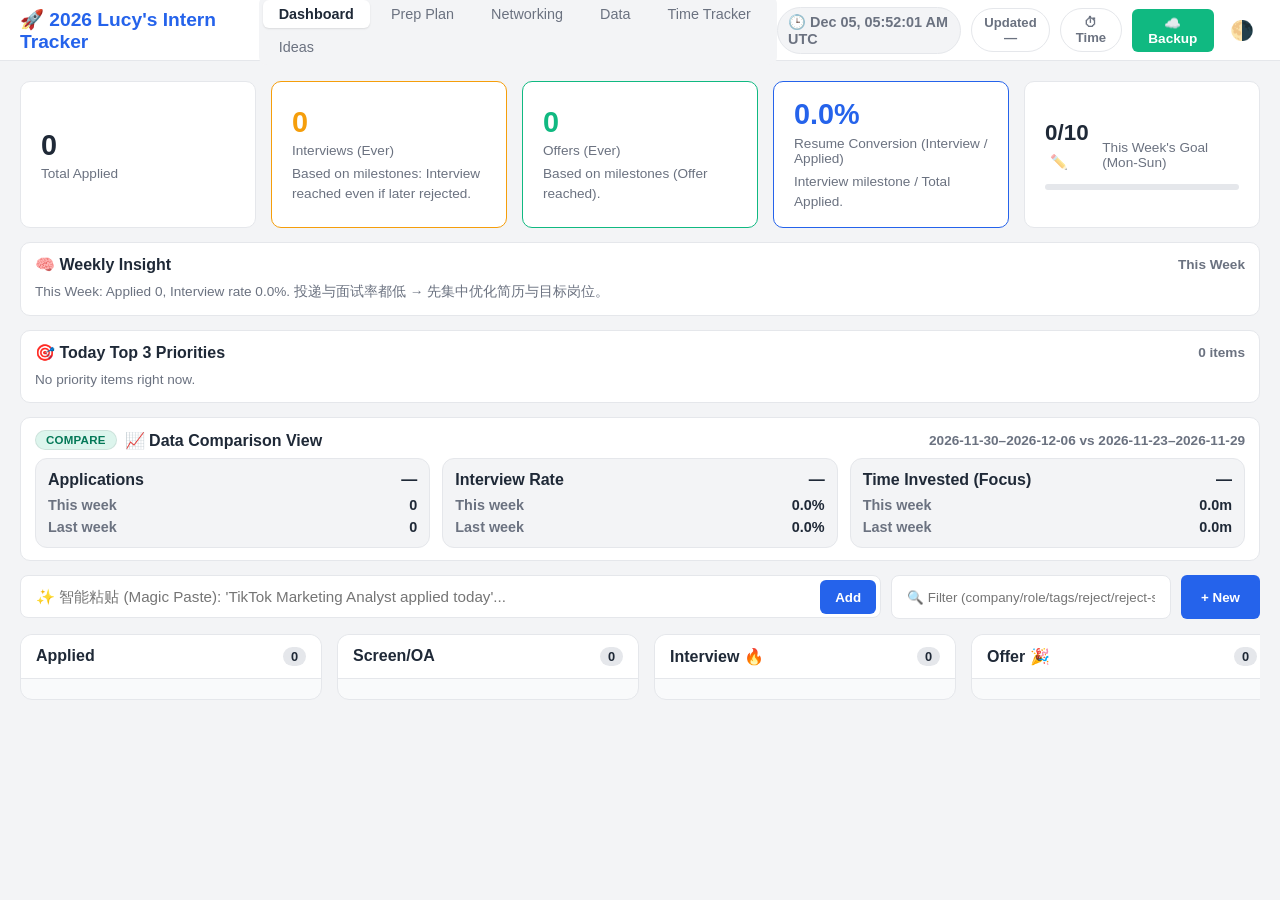
<file: index.html>
<!DOCTYPE html>
<html lang="zh-CN">
<head>
  <meta charset="UTF-8" />
  <meta name="viewport" content="width=device-width, initial-scale=1.0, maximum-scale=1.0, user-scalable=no" />
  <title>2026 Lucy's Intern Tracker (Pro Edition)</title>
  <link rel="stylesheet" href="styles.css" />
</head>
<body>
<header>
  <div class="logo">🚀 2026 Lucy's Intern Tracker</div>
  <div class="nav-center">
    <button class="nav-btn active" onclick="switchView('board', event)">Dashboard</button>
    <button class="nav-btn" onclick="switchView('prep', event)">Prep Plan</button>
    <button class="nav-btn" onclick="switchView('networking', event)">Networking</button>
    <button class="nav-btn" onclick="switchView('settings', event)">Data</button>
    <button class="nav-btn" onclick="switchView('time', event)">Time Tracker</button>
    <button class="nav-btn" onclick="switchView('ideas', event)">Ideas</button>
  </div>

  <div class="header-right">
    <span class="header-clock" id="live-clock">--:--</span>

    <button class="header-pill" id="last-updated-btn" onclick="showLastUpdated()" title="Click for exact timestamp">
      Updated —
    </button>

    <button class="header-pill" onclick="switchView('time', event)" title="Open Time Tracker">
      ⏱ Time
    </button>

    <button class="backup-btn" onclick="exportData()" title="Click to download a backup file">☁️ Backup</button>
    <button class="theme-btn" onclick="toggleTheme()">🌗</button>
  </div>
</header>

<main>
  <div id="view-board" class="view active">
    <div class="stats-row">
      <div class="stat-card">
        <div class="stat-val" id="stat-applied">0</div>
        <div class="stat-label">Total Applied</div>
      </div>

      <div class="stat-card" style="border-color: var(--warning)">
        <div class="stat-val" style="color:var(--warning)" id="stat-interview">0</div>
        <div class="stat-label">Interviews (Ever)</div>
        <div class="small-note">Based on milestones: Interview reached even if later rejected.</div>
      </div>

      <div class="stat-card" style="border-color: var(--success)">
        <div class="stat-val" style="color:var(--success)" id="stat-offer">0</div>
        <div class="stat-label">Offers (Ever)</div>
        <div class="small-note">Based on milestones (Offer reached).</div>
      </div>

      <div class="stat-card" style="border-color: var(--primary)">
        <div class="stat-val" style="color:var(--primary)" id="stat-conv">0%</div>
        <div class="stat-label">Resume Conversion (Interview / Applied)</div>
        <div class="small-note">Interview milestone / Total Applied.</div>
      </div>

      <div class="stat-card">
        <div style="display:flex; justify-content:space-between; align-items:flex-end;">
          <div class="stat-val stat-goal-editable" style="font-size:1.4rem" id="stat-week" title="点击修改周目标 (Click to edit)">0/10 <span class="edit-icon">✏️</span></div>
          <div class="stat-label" style="margin-bottom:4px">This Week's Goal (Mon-Sun)</div>
        </div>
        <div class="stat-bar-bg"><div class="stat-bar-fill" id="stat-bar" style="width:0%"></div></div>
      </div>
    </div>

    <div class="reminder-panel" id="insight-panel">
      <div class="reminder-header">
        <span>🧠 Weekly Insight</span>
        <span class="reminder-count" id="insight-period">This Week</span>
      </div>
      <div class="small-note" id="insight-text">Loading insight...</div>
    </div>

    <div class="reminder-panel" id="priority-panel">
      <div class="reminder-header">
        <span>🎯 Today Top 3 Priorities</span>
        <span class="reminder-count" id="priority-count">0</span>
      </div>
      <div id="priority-list"></div>
    </div>

    <div class="reminder-panel" id="compare-panel">
      <div class="reminder-header">
        <div style="display:flex; align-items:center; gap:8px">
          <span class="viz-tag viz-green">COMPARE</span>
          <span>📈 Data Comparison View</span>
        </div>
        <span class="reminder-count" id="compare-period">This Week vs Last Week</span>
      </div>
      <div class="compare-grid" id="compare-grid"></div>
    </div>

    <div class="controls-row">
      <div class="magic-input-wrapper">
        <input type="text" id="magic-input" class="magic-input" placeholder="✨ 智能粘贴 (Magic Paste): 'TikTok Marketing Analyst applied today'...">
        <button class="magic-btn" onclick="magicPaste()">Add</button>
      </div>
      <input type="text" id="filter-input" class="filter-input" placeholder="🔍 Filter (company/role/tags/reject/reject-stage/source/track)..." onkeyup="filterBoard(this.value)">
      <button class="btn btn-primary" onclick="openAppModal()">+ New</button>
    </div>

    <div class="board-container">
      <div class="board-col" data-status="Applied"><div class="col-header">Applied <span class="col-badge" id="c-Applied">0</span></div><div class="col-body" id="col-Applied"></div></div>
      <div class="board-col" data-status="Screen"><div class="col-header">Screen/OA <span class="col-badge" id="c-Screen">0</span></div><div class="col-body" id="col-Screen"></div></div>
      <div class="board-col" data-status="Interview"><div class="col-header">Interview 🔥 <span class="col-badge" id="c-Interview">0</span></div><div class="col-body" id="col-Interview"></div></div>
      <div class="board-col" data-status="Offer"><div class="col-header">Offer 🎉 <span class="col-badge" id="c-Offer">0</span></div><div class="col-body" id="col-Offer"></div></div>
      <div class="board-col" data-status="Reject"><div class="col-header">Reject <span class="col-badge" id="c-Reject">0</span></div><div class="col-body" id="col-Reject"></div></div>
    </div>

    <div class="reminder-panel" id="reminder-panel">
      <div class="reminder-header">
        <span>⚡ Auto Reminders</span>
        <span class="reminder-count" id="reminder-count">0</span>
      </div>
      <div id="reminder-list"></div>
      <div class="small-note" style="margin-top:10px">
        Rules: Applied +14d → Follow-up • Interview +24h → Thank-you • Offer +48h → Offer follow-up
      </div>
    </div>
  </div>

  <div id="view-prep" class="view simple-list">
    <div style="text-align:center; margin-bottom:30px;">
      <h2 style="margin-bottom:5px">📅 Weekly Battle Plan</h2>
      <p style="color:var(--text-sub)">Here is your 8-week strategy. Execute and Conquer.</p>
    </div>
    <div id="prep-container"></div>
  </div>

  <div id="view-networking" class="view simple-list">
    <div style="display:flex; justify-content:space-between; align-items:center; margin-bottom:20px;">
      <h2>🤝 Networking Rolodex</h2>
      <button class="btn btn-primary" onclick="openNetModal()">+ Add Contact</button>
    </div>
    <div id="net-container" class="net-grid"></div>
  </div>

  <div id="view-settings" class="view simple-list">
    <div class="prep-card">
      <h3>🧠 Resume Keyword Bank (用于 JD 缺口提示)</h3>
      <p style="color:var(--text-sub); margin-top:6px">
        把你简历里的技能关键词用逗号分隔贴进来（例如：SQL, Python, A/B test, ETL, Looker, Tableau...）
      </p>
      <textarea id="cfg-resume-keywords" placeholder="SQL, Python, Pandas, ETL, Looker, Tableau, A/B test, Attribution, Experimentation..."></textarea>
      <div style="display:flex; justify-content:flex-end; margin-top:10px">
        <button class="btn btn-primary" onclick="saveResumeKeywordConfig()">Save</button>
      </div>
      <div class="small-note">JD 匹配：从 JD 抽取关键词 → 对比你这里的简历关键词 → 给出缺口。</div>
    </div>

    <div class="prep-card">
      <h3>🎯 Track A/B (Data vs Product) Summary</h3>
      <p style="color:var(--text-sub); margin-top:6px">
        每个投递选择 Track：A = Data，B = Product。这里自动统计哪个 Track 更容易出面试（历史 Interview 也计入）。
      </p>
      <div class="ab-grid" id="track-summary"></div>
    </div>

    <div class="prep-card">
      <h3>📮 Source Performance (渠道效果)</h3>
      <p style="color:var(--text-sub); margin-top:6px">Interview = 曾进入 Interview（含被拒）。</p>
      <div id="source-performance"></div>
    </div>

    <div class="prep-card">
      <h3>📊 Interview Funnel (Conversion + Avg Time)</h3>
      <p style="color:var(--text-sub); margin-top:6px">Screen → Interview → Offer 转化率 + 平均耗时。</p>
      <div id="funnel-metrics"></div>
    </div>

    <div class="prep-card">
      <h3>📊 Pipeline Health (平均多久到 OA/面试/Offer + 当前卡点)</h3>
      <p style="color:var(--text-sub); margin-top:6px">基于 Milestones（首次到达时间）+ 当前阶段停留时间。</p>
      <div id="pipeline-health"></div>
      <div class="small-note">提示：你可以在 Application 里手动勾选/取消 Milestones，避免误标 Screen。</div>
    </div>

    <div class="prep-card">
      <h3>🧪 Resume A/B Test Summary</h3>
      <p style="color:var(--text-sub); margin-top:6px">
        Pick “Resume Version” for each application (A/B/Other). We’ll auto-calc performance by version（历史 Interview 也计入）。
      </p>
      <div class="ab-grid" id="ab-summary"></div>
      <div class="divider"></div>
      <div class="small-note">
        Tips: if A has higher Interview rate but lower Offer rate, your resume may be overselling or mismatching role fit.
      </div>
    </div>

    <div class="prep-card">
      <h3>💾 Data Control</h3>
      <p style="color:var(--text-sub)">Export your data regularly to be safe.</p>
      <div style="display:flex; gap:10px; margin-top:10px; flex-wrap:wrap">
        <button class="btn btn-primary" onclick="exportData()">Export JSON</button>
        <input type="file" id="import-file" hidden onchange="importData(this)">
        <button class="btn btn-ghost" onclick="document.getElementById('import-file').click()">Import JSON</button>
        <button class="btn btn-ghost" onclick="googleDriveSync()">Google Drive Sync (Beta)</button>
        <button class="btn btn-danger" onclick="clearData()">Reset All (Load Defaults)</button>
      </div>
    </div>
  </div>

  <div id="view-time" class="view simple-list">
    <div style="text-align:center; margin-bottom:18px;">
      <h2 style="margin-bottom:6px">⏱ Time Tracker</h2>
      <p style="color:var(--text-sub)">像番茄钟一样专注，也能完整追踪你的时间分布与趋势。</p>
    </div>

    <div class="time-wrap">
      <div class="time-card">
        <div class="time-title">Timer Control</div>
        <div class="time-sub">秒表 + 番茄钟双模式，数据自动记录并可随时编辑。</div>

        <div class="mode-tabs">
          <button class="mode-btn active" id="mode-stopwatch-btn" onclick="switchTimerMode('stopwatch')">Stopwatch</button>
          <button class="mode-btn" id="mode-pomo-btn" onclick="switchTimerMode('pomodoro')">Pomodoro</button>
        </div>

        <div id="stopwatch-panel">
          <div class="time-grid">
            <div>
              <label>Activity</label>
              <select id="timer-activity">
                <option value="Apply">Apply</option>
                <option value="Resume Edit">Resume Edit</option>
                <option value="Networking">Networking</option>
                <option value="Interview Prep">Interview Prep</option>
                <option value="Break">Break</option>
              </select>
            </div>
            <div>
              <label>Tag</label>
              <select id="timer-tag">
                <option value="Deep Work">Deep Work</option>
                <option value="Admin">Admin</option>
                <option value="Learn">Learn</option>
                <option value="Interview Prep">Interview Prep</option>
                <option value="Other">Other</option>
              </select>
            </div>
            <div>
              <label>Related App</label>
              <select id="timer-app"></select>
            </div>
            <div>
              <label>Session Date (YYYY-MM-DD)</label>
              <input type="date" id="timer-date">
            </div>
            <div>
              <label>Output (产出)</label>
              <input type="text" id="timer-output" placeholder="e.g. Applied 3 roles">
            </div>
            <div>
              <label>Status</label>
              <div class="time-kpi">
                <span id="timer-status">Idle</span>
                <span id="timer-elapsed">00:00:00</span>
              </div>
            </div>
          </div>

          <div class="time-actions">
            <button class="btn btn-primary" onclick="timerStart()">Start</button>
            <button class="btn btn-ghost" onclick="timerBreak()">Break</button>
            <button class="btn btn-ghost" onclick="timerResume()">Resume</button>
            <button class="btn btn-danger" onclick="timerStop()">Stop</button>
          </div>

          <div class="small-note" style="margin-top:8px">
            Tip: 选择 app 可记录“每次投递/简历编辑”的开始、结束与 break，占比会自动算。
          </div>
        </div>

        <div id="pomodoro-panel" style="display:none">
          <div class="time-grid">
            <div>
              <label>Focus (min)</label>
              <input type="number" id="pomo-work" min="10" max="120" value="25">
            </div>
            <div>
              <label>Break (min)</label>
              <input type="number" id="pomo-break" min="3" max="30" value="5">
            </div>
            <div>
              <label>Cycles</label>
              <input type="number" id="pomo-cycles" min="1" max="12" value="4">
            </div>
            <div>
              <label>Tag</label>
              <select id="pomo-tag">
                <option value="Deep Work">Deep Work</option>
                <option value="Admin">Admin</option>
                <option value="Learn">Learn</option>
                <option value="Interview Prep">Interview Prep</option>
                <option value="Other">Other</option>
              </select>
            </div>
            <div>
              <label>Output (产出)</label>
              <input type="text" id="pomo-output" placeholder="e.g. Mock interview 1">
            </div>
            <div>
              <label>Status</label>
              <div class="time-kpi">
                <span id="pomo-status">Idle</span>
                <span id="pomo-remaining">25:00</span>
              </div>
            </div>
          </div>

          <div class="time-actions">
            <button class="btn btn-primary" onclick="pomoStart()">Start</button>
            <button class="btn btn-ghost" onclick="pomoPause()">Pause</button>
            <button class="btn btn-ghost" onclick="pomoSkip()">Skip</button>
            <button class="btn btn-danger" onclick="pomoStop()">Stop</button>
          </div>

          <div class="small-note" style="margin-top:8px">
            Pomodoro 自动切换 Focus/Break，并记录到时间数据中。
          </div>
        </div>
      </div>

      <div class="chart-card">
        <div class="chart-head">
          <div>
            <div style="font-weight:900">Time Analytics</div>
            <div class="small-note">点击图上数据点查看详细信息。</div>
          </div>
          <div style="display:flex; gap:8px; align-items:center;">
            <div class="chart-tabs">
              <button class="chart-btn active" id="chart-btn-pie" onclick="setChartType('pie')">Pie</button>
              <button class="chart-btn" id="chart-btn-hist" onclick="setChartType('hist')">Histogram</button>
              <button class="chart-btn" id="chart-btn-line" onclick="setChartType('line')">Line</button>
            </div>
            <div class="chart-tabs">
              <button class="chart-btn active" id="group-activity" onclick="setPieGroup('activity')">Activity</button>
              <button class="chart-btn" id="group-tag" onclick="setPieGroup('tag')">Tag</button>
            </div>
          </div>
        </div>

        <div class="time-grid" style="margin-bottom:10px">
          <div>
            <label>From</label>
            <input type="date" id="time-start-date">
          </div>
          <div>
            <label>To</label>
            <input type="date" id="time-end-date">
          </div>
        </div>

        <div class="chart-box" id="time-chart"></div>
        <div class="chart-legend" id="time-legend"></div>
        <div class="chart-detail" id="time-chart-detail">Click a bar/point to see details.</div>
      </div>
    </div>

    <div class="time-card" style="margin-top:18px">
      <div style="display:flex; justify-content:space-between; align-items:center; gap:10px;">
        <div>
          <div class="time-title">Sessions (Editable)</div>
          <div class="time-sub">你可以随时修改日期和开始/结束时间，统计会自动更新。</div>
        </div>
        <button class="btn btn-ghost" style="height:40px" onclick="mergeShortSessions()">Merge &lt; 3m</button>
      </div>

      <div class="session-filter">
        <div class="filter-tabs">
          <button class="filter-btn active" id="filter-btn-day" onclick="setSessionFilterMode('day')">Day</button>
          <button class="filter-btn" id="filter-btn-week" onclick="setSessionFilterMode('week')">Week</button>
          <button class="filter-btn" id="filter-btn-month" onclick="setSessionFilterMode('month')">Month</button>
          <button class="filter-btn" id="filter-btn-year" onclick="setSessionFilterMode('year')">Year</button>
          <button class="filter-btn" id="filter-btn-all" onclick="setSessionFilterMode('all')">All</button>
        </div>
        <div class="filter-inputs">
          <div id="filter-day-box">
            <label>Date</label>
            <input type="date" id="session-day">
          </div>
          <div id="filter-week-box" style="display:none">
            <label>Week</label>
            <input type="week" id="session-week">
          </div>
          <div id="filter-month-box" style="display:none">
            <label>Month</label>
            <input type="month" id="session-month">
          </div>
          <div id="filter-year-box" style="display:none">
            <label>Year</label>
            <input type="number" id="session-year" min="2000" max="2100" step="1">
          </div>
          <div>
            <label>Sort</label>
            <select id="session-sort">
              <option value="time-asc">Time ↑</option>
              <option value="time-desc">Time ↓</option>
            </select>
          </div>
        </div>
      </div>

      <div id="time-sessions"></div>
    </div>

    <div class="time-card" style="margin-top:18px">
      <div class="time-title">Quick Report</div>
      <div class="time-sub">一键生成日报 / 周报（专注时间、最长连续、Top3 活动 + 产出/时间）。</div>
      <div class="time-actions">
        <button class="btn btn-primary" onclick="generateReport('today')">Generate Today</button>
        <button class="btn btn-ghost" onclick="generateReport('week')">Generate This Week</button>
        <button class="btn btn-ghost" onclick="copyReport()">Copy</button>
      </div>
      <textarea id="report-output" class="report-box" placeholder="Report will appear here..." readonly></textarea>
    </div>
  </div>

  <div id="view-ideas" class="view simple-list">
    <div style="text-align:center; margin-bottom:18px;">
      <h2 style="margin-bottom:6px">💡 Ideas Vault</h2>
      <p style="color:var(--text-sub)">记录灵感、复盘、下一步行动。</p>
    </div>

    <div class="prep-card">
      <h3>➕ Add / Edit Idea</h3>
      <input type="hidden" id="idea-id">
      <div class="idea-form">
        <div>
          <label>Date</label>
          <input type="date" id="idea-date">
        </div>
        <div>
          <label>Tag</label>
          <select id="idea-tag"></select>
          <div style="display:flex; gap:6px; margin-top:6px">
            <input type="text" id="idea-tag-new" placeholder="New tag">
            <button class="btn-3d btn-3d-primary" onclick="addIdeaTag()">Add Tag</button>
          </div>
        </div>
        <div>
          <label>Title</label>
          <input type="text" id="idea-title" placeholder="一句话标题">
        </div>
        <div>
          <label>Summary</label>
          <input type="text" id="idea-summary" placeholder="简短说明">
        </div>
        <textarea id="idea-content" placeholder="详细内容 / 复盘 / 思路..."></textarea>
        <textarea id="idea-review" placeholder="复盘 / Learnings"></textarea>
        <textarea id="idea-next" placeholder="下一步 / Action Items"></textarea>
        <div class="idea-actions">
          <button class="btn btn-primary" onclick="saveIdea()">Save</button>
          <button class="btn btn-ghost" onclick="clearIdeaForm()">Clear</button>
        </div>
      </div>

      <div style="margin-top:12px">
        <div style="font-weight:800">Tags</div>
        <div class="tag-list" id="idea-tag-list"></div>
      </div>
    </div>

    <div class="prep-card">
      <h3>📚 Idea List</h3>
      <div class="idea-toolbar">
        <input id="idea-search" class="idea-filter-input" placeholder="🔎 Search (title/summary/content)..." oninput="onIdeaFilterChange()">
        <select id="idea-filter-tag" class="idea-filter-select" onchange="onIdeaFilterChange()"></select>
        <select id="idea-filter-status" class="idea-filter-select" onchange="onIdeaFilterChange()">
          <option value="active">Active</option>
          <option value="done">Completed</option>
          <option value="archived">Archived</option>
          <option value="all">All</option>
        </select>
        <select id="idea-sort" class="idea-filter-select" onchange="onIdeaFilterChange()">
          <option value="date-desc">Newest</option>
          <option value="date-asc">Oldest</option>
          <option value="title-asc">Title A→Z</option>
        </select>
        <button class="btn btn-ghost" style="height:38px" onclick="clearIdeaFilters()">Clear</button>
      </div>
      <div id="idea-list" class="idea-list"></div>
    </div>
  </div>
</main>

<div class="modal-overlay" id="modal-app">
  <div class="modal">
    <h3 style="margin-bottom:20px" id="app-modal-title">Application</h3>
    <input type="hidden" id="app-id">

    <div class="form-grid">
      <div class="form-group"><label>Company *</label><input id="app-co" placeholder="e.g. Google"></div>
      <div class="form-group"><label>Role Title *</label><input id="app-role" placeholder="e.g. Data Analyst"></div>

      <div class="form-group">
        <label>Status</label>
        <select id="app-status" onchange="syncRejectUI()">
          <option value="Applied">Applied</option>
          <option value="Screen">Screen/OA</option>
          <option value="Interview">Interview</option>
          <option value="Offer">Offer</option>
          <option value="Reject">Reject</option>
        </select>
      </div>

      <div class="form-group">
        <label>🎯 Track (A/B): Data / Product</label>
        <select id="app-track">
          <option value="A-Data">A - Data</option>
          <option value="B-Product">B - Product</option>
        </select>
        <div class="hint-text">用于 Track 效果统计（Data vs Product）。</div>
      </div>

      <div class="form-group">
        <label>📮 Source</label>
        <select id="app-source">
          <option value="Company Site">Company Site</option>
          <option value="LinkedIn">LinkedIn</option>
          <option value="Referral">Referral</option>
          <option value="Handshake">Handshake</option>
          <option value="Other">Other</option>
        </select>
      </div>

      <div class="form-group">
        <label>🧾 Resume Version (A/B Test)</label>
        <select id="app-resume">
          <option value="A">A</option>
          <option value="B">B</option>
          <option value="Other">Other</option>
        </select>
        <div class="hint-text">Which resume did you submit for THIS application?</div>
      </div>

      <div class="form-group">
        <label>📅 Date Applied (Fixed)</label>
        <input type="date" id="app-applied-date">
        <div class="hint-text">When you sent the app.</div>
      </div>
      <div class="form-group">
        <label>⚡️ Current Stage Date</label>
        <input type="date" id="app-date">
        <div class="hint-text">Next Interview / Offer / key milestone date.</div>
      </div>

      <div class="form-group full" id="grp-interview-result">
        <label>🎤 Interview Result</label>
        <select id="app-interview-result">
          <option value="pending">Pending / In progress</option>
          <option value="pass">Passed / Next step</option>
          <option value="fail">Failed → Move to Reject</option>
        </select>
        <div class="hint-text">If you choose “Failed”, we auto move it to Reject and set Reject Stage = Interview.</div>
      </div>

      <div class="form-group full"><label>Job Link</label><input id="app-link" placeholder="https://..."></div>
      <div class="form-group full"><label>Next Step / To-Do</label><input id="app-next" placeholder="e.g. Send thank you email"></div>

      <div class="form-group full">
        <label>🏷️ Tags (comma separated)</label>
        <input id="app-tags" placeholder="e.g. Visa, Remote, NYC, Referral, Dream, OA, StartUp">
        <div class="hint-text">Used for filtering + quick scanning.</div>
      </div>

      <div class="form-group full" id="grp-reject-stage">
        <label>🚫 Reject Stage (optional)</label>
        <select id="app-reject-stage">
          <option value="">—</option>
          <option value="Screen">Rejected after: Screen/OA</option>
          <option value="Interview">Rejected after: Interview</option>
          <option value="Offer">Rejected after: Offer</option>
        </select>
        <div class="hint-text">用于区分“简历挂 vs 面试挂”。不填也行：会按 Milestones 推断（Offer>Interview>Screen）。</div>
      </div>

      <div class="form-group full" id="grp-reject-reason">
        <label>🧱 Rejection Reason (optional)</label>
        <input id="app-reject-reason" placeholder="e.g. headcount, role fit, need US citizen, no feedback, OA fail...">
        <div class="hint-text">Write what you know (or your best guess). Helps post-mortems.</div>
      </div>

      <div class="form-group full">
        <label>✅ Milestones (Editable)</label>
        <div class="ms-wrap">
          <div class="ms-row">
            <input type="checkbox" id="ms-screen-cb" onchange="syncMilestoneInputs()">
            <div class="ms-label">Screen/OA</div>
            <input type="date" id="ms-screen-date">
          </div>
          <div class="ms-row">
            <input type="checkbox" id="ms-interview-cb" onchange="syncMilestoneInputs()">
            <div class="ms-label">Interview</div>
            <input type="date" id="ms-interview-date">
          </div>
          <div class="ms-row">
            <input type="checkbox" id="ms-offer-cb" onchange="syncMilestoneInputs()">
            <div class="ms-label">Offer</div>
            <input type="date" id="ms-offer-date">
          </div>
        </div>
        <div class="hint-text">勾选你真实到达的阶段；用于避免误标 “✅ Screen”。</div>
      </div>

      <div class="form-group full">
        <label>Job Description / Notes</label>
        <textarea id="app-desc" placeholder="Paste JD here..."></textarea>
        <div class="hint-text">JD 关键词匹配会基于这段文本自动更新。</div>
      </div>

      <div class="form-group full">
        <div class="match-wrap">
          <div class="match-top">
            <div style="font-weight:800">ATS Keyword Match</div>
            <div class="match-score" id="jd-match-score">0%</div>
          </div>
          <div class="match-bar-bg"><div class="match-bar-fill" id="jd-match-bar"></div></div>
          <div class="small-note" id="jd-missing-text" style="margin-top:8px">Paste JD to see missing keywords.</div>
          <div class="missing-tags" id="jd-missing-tags"></div>
        </div>
      </div>
    </div>

    <div style="display:flex; justify-content:flex-end; gap:10px; margin-top:20px">
      <button class="btn btn-danger" onclick="deleteApp()">Delete</button>
      <button class="btn btn-ghost" onclick="closeModal('modal-app')">Cancel</button>
      <button class="btn btn-primary" onclick="saveApp()">Save</button>
    </div>
  </div>
</div>

<div class="modal-overlay" id="modal-net">
  <div class="modal">
    <h3 style="margin-bottom:20px" id="net-modal-title">Contact Details</h3>
    <input type="hidden" id="net-id">
    <div class="form-grid">
      <div class="form-group"><label>Name *</label><input id="net-name" placeholder="Name"></div>
      <div class="form-group"><label>Company *</label><input id="net-co" placeholder="Company"></div>
      <div class="form-group full"><label>Field / Specific Area</label><input id="net-field" placeholder="e.g. Marketing Analytics, Product Ops..."></div>
      <div class="form-group full"><label>Conversation Notes</label><textarea id="net-notes" placeholder="Key takeaways, referral status, advice given..."></textarea></div>
      <div class="form-group"><label>Last Contact Date</label><input type="date" id="net-date"></div>
      <div class="form-group"><label>Next Follow-up</label><input type="date" id="net-next"></div>
    </div>
    <div style="display:flex; justify-content:flex-end; gap:10px; margin-top:20px">
      <button class="btn btn-danger" onclick="deleteContact()">Delete</button>
      <button class="btn btn-ghost" onclick="closeModal('modal-net')">Cancel</button>
      <button class="btn btn-primary" onclick="saveContact()">Save</button>
    </div>
  </div>
</div>

<script src="script.js"></script>
</body>
</html>
</file>
<file: styles.css>
:root {
  --primary: #2563eb;
  --primary-hover: #1d4ed8;
  --bg: #f3f4f6;
  --card-bg: #ffffff;
  --text-main: #1f2937;
  --text-sub: #6b7280;
  --border: #e5e7eb;
  --success: #10b981;
  --danger: #ef4444;
  --warning: #f59e0b;
  --column-bg: #f9fafb;
  --input-bg: #ffffff;
  --pill: #eef2ff;
  --pill-text: #3730a3;
}

[data-theme="dark"] {
  --primary: #3b82f6;
  --primary-hover: #60a5fa;
  --bg: #111827;
  --card-bg: #1f2937;
  --text-main: #f9fafb;
  --text-sub: #9ca3af;
  --border: #374151;
  --column-bg: #111827;
  --input-bg: #374151;
  --pill: #1f2a44;
  --pill-text: #c7d2fe;
}

body {
  font-family: -apple-system, BlinkMacSystemFont, "Segoe UI", Roboto, Helvetica, Arial, sans-serif;
  margin: 0;
  padding: 0;
  background-color: var(--bg);
  color: var(--text-main);
  height: 100vh;
  display: flex;
  flex-direction: column;
}

header {
  background-color: var(--card-bg);
  border-bottom: 1px solid var(--border);
  padding: 0 20px;
  height: 60px;
  display: flex;
  align-items: center;
  justify-content: space-between;
  flex-shrink: 0;
}
.logo {
  font-weight: 800;
  color: var(--primary);
  font-size: 1.2rem;
  display: flex;
  align-items: center;
  gap: 8px;
}
.nav-center {
  display: flex;
  gap: 5px;
  background: var(--bg);
  padding: 4px;
  border-radius: 8px;
  flex-wrap: wrap;
}
.nav-btn {
  background: none;
  border: none;
  padding: 6px 16px;
  border-radius: 6px;
  color: var(--text-sub);
  font-weight: 500;
  cursor: pointer;
  font-size: 0.9rem;
}
.nav-btn.active {
  background: var(--card-bg);
  color: var(--text-main);
  box-shadow: 0 1px 2px rgba(0, 0, 0, 0.1);
  font-weight: 700;
}

.header-right {
  display: flex;
  gap: 10px;
  align-items: center;
}
.backup-btn {
  background: var(--success);
  color: white;
  border: none;
  padding: 6px 12px;
  border-radius: 6px;
  cursor: pointer;
  font-weight: 600;
  font-size: 0.85rem;
  display: flex;
  align-items: center;
  gap: 5px;
}
.backup-btn:hover { background: #059669; }
.theme-btn { background: none; border: none; font-size: 1.2rem; cursor: pointer; }

main {
  flex: 1;
  overflow-y: auto;
  padding: 20px;
  position: relative;
}

.view {
  display: none;
  max-width: 1600px;
  margin: 0 auto;
  min-height: 100%;
  flex-direction: column;
}
.view.active { display: flex; animation: fade 0.2s; }
@keyframes fade { from { opacity: 0; } to { opacity: 1; } }

.stats-row {
  display: grid;
  grid-template-columns: repeat(auto-fit, minmax(200px, 1fr));
  gap: 15px;
  margin-bottom: 14px;
  flex-shrink: 0;
}
.stat-card {
  background: var(--card-bg);
  padding: 15px 20px;
  border-radius: 10px;
  border: 1px solid var(--border);
  display: flex;
  flex-direction: column;
  justify-content: center;
}
.stat-val { font-size: 1.8rem; font-weight: 800; color: var(--text-main); line-height: 1.2; }
.stat-label { font-size: 0.85rem; color: var(--text-sub); margin-top: 4px; }
.stat-bar-bg { height: 6px; background: var(--border); border-radius: 3px; margin-top: 10px; overflow: hidden; }
.stat-bar-fill { height: 100%; background: var(--primary); transition: width 0.5s; }

.stat-goal-editable { cursor: pointer; transition: opacity 0.2s; }
.stat-goal-editable:hover { opacity: 0.7; }
.edit-icon { font-size: 0.9rem; margin-left: 5px; opacity: 0.5; }

.small-note { font-size: 0.85rem; color: var(--text-sub); margin-top: 6px; line-height: 1.5; }

.controls-row { display: flex; gap: 10px; margin-bottom: 15px; flex-shrink: 0; flex-wrap: wrap; }
.magic-input-wrapper { flex: 1; position: relative; min-width: 300px; }
.magic-input {
  width: 100%;
  padding: 12px 15px;
  padding-right: 100px;
  border-radius: 8px;
  border: 1px solid var(--border);
  background: var(--card-bg);
  color: var(--text-main);
  box-sizing: border-box;
  font-size: 0.95rem;
}
.magic-btn {
  position: absolute; right: 5px; top: 5px; bottom: 5px;
  background: var(--primary); color: white; border: none; padding: 0 15px;
  border-radius: 6px; cursor: pointer; font-weight: 600;
}
.filter-input {
  padding: 0 15px;
  border-radius: 8px;
  border: 1px solid var(--border);
  background: var(--card-bg);
  color: var(--text-main);
  width: 280px;
  height: 44px;
  box-sizing: border-box;
}

.board-container {
  flex: 0 0 auto;
  display: flex;
  gap: 15px;
  overflow-x: auto;
  padding-bottom: 10px;
  align-items: flex-start;
}
.board-col {
  min-width: 300px;
  width: 300px;
  background: var(--column-bg);
  border-radius: 12px;
  border: 1px solid var(--border);
  display: flex;
  flex-direction: column;
  max-height: 100%;
}
.col-header {
  padding: 12px 15px;
  font-weight: 700;
  display: flex;
  justify-content: space-between;
  border-bottom: 1px solid var(--border);
  background: var(--card-bg);
  border-radius: 12px 12px 0 0;
  position: sticky;
  top: 0;
  z-index: 5;
}
.col-badge { background: var(--border); padding: 2px 8px; border-radius: 12px; font-size: 0.8rem; }
.col-body { padding: 10px; overflow-y: auto; flex: 1; }

.k-card {
  background: var(--card-bg);
  padding: 15px;
  border-radius: 8px;
  border: 1px solid var(--border);
  margin-bottom: 10px;
  box-shadow: 0 1px 2px rgba(0, 0, 0, 0.03);
  cursor: grab;
  transition: transform 0.1s, opacity 0.2s;
  position: relative;
  user-select: none;
}
.k-card:hover { transform: translateY(-2px); box-shadow: 0 4px 12px rgba(0,0,0,0.08); z-index: 10; }

.kc-title { font-weight: 600; font-size: 1rem; margin-bottom: 4px; padding-right: 20px; }
.kc-role { font-size: 0.85rem; color: var(--text-sub); margin-bottom: 8px; }
.kc-footer { display: flex; justify-content: space-between; align-items: flex-end; font-size: 0.75rem; color: var(--text-sub); margin-top: 10px; }
.kc-date-group { display: flex; flex-direction: column; gap: 2px; }
.kc-date { display: flex; align-items: center; gap: 4px; font-weight: 500; }
.kc-applied-date { font-size: 0.7rem; color: var(--text-sub); opacity: 0.8; }
.kc-link { text-decoration: none; color: var(--primary); font-weight: 600; }
.kc-next {
  margin-top: 8px;
  background: rgba(37, 99, 235, 0.1);
  color: var(--primary);
  padding: 4px 8px;
  border-radius: 4px;
  font-size: 0.75rem;
  display: inline-block;
}

.pill-row { display:flex; flex-wrap: wrap; gap:6px; margin-top:8px; }
.pill {
  display:inline-flex;
  align-items:center;
  gap:6px;
  background: var(--pill);
  color: var(--pill-text);
  border: 1px solid var(--border);
  padding: 2px 8px;
  border-radius: 999px;
  font-size: 0.72rem;
  font-weight: 700;
  line-height: 1.6;
  white-space: nowrap;
}
.pill.muted { opacity: 0.85; font-weight: 600; }

@keyframes pulse-red {
  0% { box-shadow: 0 0 0 0 rgba(239, 68, 68, 0.4); border-color: #ef4444; }
  50% { box-shadow: 0 0 0 4px rgba(239, 68, 68, 0.1); border-color: #ef4444; }
  100% { box-shadow: 0 0 0 0 rgba(239, 68, 68, 0); border-color: var(--border); }
}
.k-card.urgent {
  animation: pulse-red 2s infinite;
  border-left: 4px solid #ef4444;
  background-color: #fef2f2;
}
.urgent-badge {
  position: absolute;
  top: -10px;
  right: -5px;
  background: #ef4444;
  color: white;
  font-size: 0.7rem;
  font-weight: 800;
  padding: 2px 8px;
  border-radius: 10px;
  box-shadow: 0 2px 4px rgba(0,0,0,0.2);
  z-index: 20;
}

.k-card.ghosted {
  opacity: 0.6;
  background-color: #f9fafb;
  border: 1px dashed var(--border);
}
.follow-up-hint {
  display: block;
  margin-top: 6px;
  padding-top: 6px;
  border-top: 1px dashed var(--border);
  color: var(--primary);
  font-size: 0.75rem;
  font-weight: 700;
}

.reminder-panel{
  background: var(--card-bg);
  border: 1px solid var(--border);
  border-radius: 10px;
  padding: 12px 14px;
  margin-bottom: 14px;
  display: none;
}
.reminder-header{
  display:flex;
  justify-content:space-between;
  align-items:center;
  font-weight: 800;
  margin-bottom: 8px;
}
.reminder-count{
  color: var(--text-sub);
  font-weight: 700;
  font-size: 0.85rem;
}
.reminder-item{
  display:flex;
  justify-content:space-between;
  gap:10px;
  padding:10px;
  border: 1px solid var(--border);
  background: var(--bg);
  border-radius: 10px;
  margin-top: 8px;
}
.reminder-title{ font-weight:800; }
.reminder-sub{ color: var(--text-sub); font-size: 0.85rem; margin-top: 2px; line-height: 1.35; }
.mini-btn{
  border:1px solid var(--border);
  background: var(--card-bg);
  padding: 6px 10px;
  border-radius: 6px;
  cursor:pointer;
  font-weight:700;
  font-size: 0.82rem;
  height: 32px;
}
.mini-btn:hover{ border-color: var(--primary); color: var(--primary); }
.mini-btn.danger{
  border-color: var(--danger);
  color: var(--danger);
  background: rgba(239,68,68,0.06);
}
.mini-btn.danger:hover{ border-color: var(--danger); color: var(--danger); background: rgba(239,68,68,0.12); }

.simple-list { max-width: 1000px; margin: 0 auto; padding-bottom: 50px; }
.prep-card { background: var(--card-bg); border-radius: 8px; padding: 20px; margin-bottom: 15px; border: 1px solid var(--border); }
.prep-week-header {
  display: flex;
  justify-content: space-between;
  font-weight: bold;
  margin-bottom: 15px;
  font-size: 1.1rem;
  color: var(--primary);
  border-bottom: 1px solid var(--border);
  padding-bottom: 8px;
}
.task-row {
  display: flex;
  align-items: center;
  gap: 10px;
  margin-bottom: 10px;
  padding: 8px;
  background: var(--bg);
  border-radius: 8px;
  border: 1px solid transparent;
  transition: all 0.2s;
}
.task-row:hover { border-color: var(--border); background: #f0fdf4; }
.task-row.done { opacity: 0.6; background: var(--bg); }
.task-row.done .task-input { text-decoration: line-through; color: var(--text-sub); }
.task-cb { cursor: pointer; width: 18px; height: 18px; margin-right: 5px; flex-shrink: 0; }
.task-input {
  flex: 1;
  border: 1px solid transparent;
  background: transparent;
  color: var(--text-main);
  font-size: 0.95rem;
  font-family: inherit;
  padding: 4px;
}
.task-input:focus { outline: none; border-bottom: 1px solid var(--primary); background: var(--card-bg); }
.task-actions { display: flex; gap: 5px; opacity: 0.7; }
.task-row:hover .task-actions { opacity: 1; }
.icon-btn {
  border: 1px solid var(--border);
  background: var(--card-bg);
  cursor: pointer;
  padding: 4px 8px;
  border-radius: 4px;
  font-size: 0.8rem;
  display: flex;
  align-items: center;
  gap: 4px;
}
.icon-btn:hover { background: #eff6ff; color: var(--primary); border-color: var(--primary); }
.icon-btn.delete:hover { background: #fef2f2; color: var(--danger); border-color: var(--danger); }

.net-grid { display: grid; grid-template-columns: 1fr; gap: 15px; }
.net-card {
  background: var(--card-bg);
  border: 1px solid var(--border);
  border-radius: 10px;
  padding: 20px;
  display: flex;
  justify-content: space-between;
  align-items: flex-start;
}
.net-info h3 { margin: 0 0 5px 0; font-size: 1.1rem; }
.net-info p { margin: 0 0 5px 0; color: var(--text-sub); font-size: 0.9rem; }
.net-tag {
  display: inline-block;
  background: var(--bg);
  padding: 3px 8px;
  border-radius: 4px;
  font-size: 0.8rem;
  border: 1px solid var(--border);
  margin-right: 5px;
}
.net-date { color: var(--text-sub); font-size: 0.85rem; margin-top: 8px; }
.net-next { color: var(--primary); font-weight: 600; font-size: 0.9rem; margin-top: 4px; display: block; }
.net-notes {
  background: var(--bg);
  padding: 10px;
  border-radius: 6px;
  margin-top: 10px;
  font-size: 0.9rem;
  color: var(--text-main);
  white-space: pre-wrap;
  line-height: 1.5;
}

.modal-overlay {
  position: fixed; top: 0; left: 0; width: 100%; height: 100%;
  background: rgba(0,0,0,0.5); z-index: 1000; display: none;
  justify-content: center; align-items: flex-start; padding-top: 50px;
}
.modal {
  background: var(--card-bg); width: 720px; max-width: 92%;
  border-radius: 12px; padding: 25px;
  box-shadow: 0 10px 25px rgba(0,0,0,0.1);
  max-height: 85vh; overflow-y: auto;
}
.form-grid { display: grid; grid-template-columns: 1fr 1fr; gap: 15px; }
.form-group { margin-bottom: 15px; }
.form-group.full { grid-column: span 2; }
label { display: block; margin-bottom: 6px; font-weight: 500; font-size: 0.9rem; color: var(--text-sub); }
input, select, textarea {
  width: 100%;
  padding: 10px;
  border-radius: 6px;
  border: 1px solid var(--border);
  background: var(--bg);
  color: var(--text-main);
  box-sizing: border-box;
  font-family: inherit;
}
textarea { resize: vertical; min-height: 90px; }
.btn { padding: 10px 20px; border-radius: 6px; border: none; cursor: pointer; font-weight: 600; height: 44px; }
.btn-primary { background: var(--primary); color: white; }
.btn-ghost { background: transparent; color: var(--text-sub); border: 1px solid var(--border); }
.btn-danger { background: rgba(239,68,68,0.1); color: var(--danger); }
.hint-text { font-size: 0.8rem; color: var(--text-sub); margin-top: 4px; }

.ab-grid { display:grid; grid-template-columns: repeat(auto-fit, minmax(220px, 1fr)); gap: 12px; margin-top: 12px; }
.ab-card {
  background: var(--bg);
  border: 1px solid var(--border);
  border-radius: 10px;
  padding: 12px;
}
.ab-title { font-weight: 800; margin-bottom: 6px; }
.ab-metric { font-size: 0.9rem; color: var(--text-sub); display:flex; justify-content:space-between; gap:8px; }
.ab-metric b { color: var(--text-main); }

.divider { height:1px; background: var(--border); margin: 12px 0; }

.match-wrap{
  background: var(--bg);
  border: 1px solid var(--border);
  border-radius: 10px;
  padding: 12px;
}
.match-top{ display:flex; justify-content:space-between; align-items:center; margin-bottom:8px; }
.match-score{ font-weight: 800; color: var(--primary); }
.match-bar-bg{ height: 8px; background: var(--border); border-radius: 999px; overflow:hidden; }
.match-bar-fill{ height: 100%; width: 0%; background: var(--primary); transition: width 0.25s; }
.missing-tags{ display:flex; gap:6px; flex-wrap:wrap; margin-top:8px; }
.missing-tag{
  border: 1px dashed var(--border);
  border-radius: 999px;
  padding: 3px 8px;
  font-size: 0.75rem;
  font-weight: 700;
  color: var(--text-sub);
  background: transparent;
}

.simple-table{
  width:100%;
  border-collapse:separate;
  border-spacing:0;
  overflow:hidden;
  border:1px solid var(--border);
  border-radius:10px;
  background:var(--card-bg);
  margin-top: 10px;
}
.simple-table th, .simple-table td{
  padding:10px 12px;
  border-bottom:1px solid var(--border);
  font-size:0.9rem;
  text-align:left;
  vertical-align:top;
}
.simple-table th{ background:var(--bg); color:var(--text-sub); font-weight:800; }
.simple-table tr:last-child td{ border-bottom:none; }

.cond-hidden{ display:none; }

.header-clock{
  font-weight: 800;
  color: var(--text-sub);
  font-size: 0.9rem;
  padding: 6px 10px;
  border: 1px solid var(--border);
  border-radius: 999px;
  background: var(--bg);
}
.header-pill{
  border: 1px solid var(--border);
  background: var(--card-bg);
  padding: 6px 10px;
  border-radius: 999px;
  cursor: pointer;
  font-weight: 800;
  font-size: 0.82rem;
  color: var(--text-sub);
}
.header-pill:hover{
  border-color: var(--primary);
  color: var(--primary);
}

.k-card.rejected{
  opacity: 0.78;
  border-style: dashed;
}
.k-card.rejected:hover{
  opacity: 0.92;
}

.ms-wrap{
  border: 1px solid var(--border);
  background: var(--bg);
  border-radius: 10px;
  padding: 10px;
}
.ms-row{
  display: grid;
  grid-template-columns: 18px 120px 1fr;
  gap: 10px;
  align-items: center;
  padding: 6px 2px;
}
.ms-row input[type="date"]{ height: 38px; }
.ms-row .ms-label{
  font-weight: 800;
  color: var(--text-main);
  font-size: 0.9rem;
}

.time-wrap{
  display:grid;
  grid-template-columns: 1.1fr 1fr;
  gap: 18px;
}
.time-card{
  background: var(--card-bg);
  border: 1px solid var(--border);
  border-radius: 12px;
  padding: 16px;
}
.time-title{
  font-size: 1.2rem;
  font-weight: 900;
  margin: 0 0 8px 0;
}
.time-sub{ color: var(--text-sub); font-size: 0.9rem; margin-bottom: 14px; }
.mode-tabs{
  display:flex; gap:8px; margin-bottom: 12px;
  background: var(--bg); padding: 4px; border-radius: 10px;
}
.mode-btn{
  border: none; background: transparent; padding: 8px 12px; border-radius: 8px;
  font-weight: 700; cursor:pointer; color: var(--text-sub);
}
.mode-btn.active{
  background: var(--card-bg);
  color: var(--text-main);
  box-shadow: 0 1px 2px rgba(0,0,0,0.1);
}
.time-grid{
  display:grid; grid-template-columns: 1fr 1fr; gap: 10px;
}
.time-kpi{
  display:flex; justify-content:space-between; gap:10px; padding: 10px;
  border: 1px solid var(--border); border-radius: 10px; background: var(--bg);
  font-weight: 800;
}
.time-actions{
  display:flex; gap:8px; flex-wrap: wrap; margin-top: 8px;
}
.time-actions .btn{ height: 40px; padding: 0 12px; }
.time-edit-row{
  display:grid; grid-template-columns: 1.1fr 0.8fr 0.8fr 0.9fr 0.9fr 1.1fr 1fr 70px 80px;
  gap: 8px; align-items:center;
}
.time-edit-row input, .time-edit-row select{
  height: 34px; padding: 6px 8px; font-size: 0.82rem;
}
.chart-card{
  background: var(--card-bg); border:1px solid var(--border); border-radius:12px; padding: 16px;
}
.chart-head{
  display:flex; justify-content:space-between; align-items:center; margin-bottom: 8px; gap: 10px;
}
.chart-tabs{
  display:flex; gap:6px; background: var(--bg); padding: 4px; border-radius: 10px;
}
.chart-btn{
  border:none; background: transparent; padding: 6px 10px; border-radius: 8px; cursor: pointer;
  font-weight: 700; color: var(--text-sub);
}
.chart-btn.active{
  background: var(--card-bg); color: var(--text-main); box-shadow: 0 1px 2px rgba(0,0,0,0.1);
}
.chart-box{
  border: 1px dashed var(--border);
  border-radius: 12px;
  background: var(--bg);
  padding: 10px;
  min-height: 260px;
}
.chart-legend{
  display:flex; gap:8px; flex-wrap: wrap; margin-top: 10px;
}
.legend-item{
  display:flex; align-items:center; gap:6px; font-size: 0.82rem;
  border:1px solid var(--border); padding:4px 8px; border-radius: 999px; background: var(--card-bg);
}
.legend-dot{
  width: 10px; height: 10px; border-radius: 999px; display:inline-block;
}
.chart-detail{
  margin-top: 10px;
  background: var(--card-bg);
  border: 1px solid var(--border);
  border-radius: 10px;
  padding: 10px;
  font-size: 0.9rem;
  font-weight: 700;
}
.report-box{
  width:100%;
  height:140px;
  margin-top:10px;
  border:1px solid var(--border);
  border-radius:10px;
  padding:10px;
  background: var(--bg);
  font-family: inherit;
  font-size: 0.9rem;
  color: var(--text-main);
  resize: vertical;
}

.session-filter{
  display:flex;
  justify-content:space-between;
  align-items:flex-end;
  gap:10px;
  flex-wrap: wrap;
  margin: 6px 0 12px;
}
.filter-tabs{
  display:flex; gap:6px; background: var(--bg); padding:4px; border-radius: 10px;
}
.filter-btn{
  border:none; background: transparent; padding: 6px 10px; border-radius: 8px; cursor: pointer;
  font-weight: 700; color: var(--text-sub);
}
.filter-btn.active{
  background: var(--card-bg); color: var(--text-main); box-shadow: 0 1px 2px rgba(0,0,0,0.1);
}
.filter-inputs{
  display:flex; gap:10px; flex-wrap:wrap; align-items:flex-end;
}
.session-day{
  font-weight: 900;
  margin: 10px 0 6px;
  color: var(--text-sub);
}

.idea-form{
  display:grid;
  grid-template-columns: 1fr 1fr;
  gap: 10px;
}
.idea-form textarea{
  grid-column: span 2;
  min-height: 90px;
}
.idea-actions{
  grid-column: span 2;
  display:flex;
  gap:8px;
  justify-content:flex-end;
}
.idea-list{
  margin-top:10px;
  display:flex;
  flex-direction:column;
  gap:8px;
}
.idea-item{
  background: var(--bg);
  border: 1px solid var(--border);
  border-radius: 10px;
  padding: 10px;
}
.idea-meta{
  display:flex;
  justify-content:space-between;
  font-size: 0.82rem;
  color: var(--text-sub);
  margin-bottom: 6px;
}
.idea-tag{
  font-weight: 900;
  color: var(--primary);
}
.idea-body{
  margin-top: 6px;
  white-space: pre-wrap;
  line-height: 1.55;
}
.idea-body.collapsed{
  max-height: 110px;
  overflow: hidden;
  position: relative;
}
.idea-body.collapsed:after{
  content:'';
  position:absolute;
  left:0; right:0; bottom:0;
  height: 44px;
  background: linear-gradient(180deg, rgba(0,0,0,0), var(--bg));
}
.idea-toggle{
  margin-top: 8px;
  color: var(--primary);
  font-weight: 900;
  cursor: pointer;
  display:inline-flex;
  gap:6px;
  align-items:center;
  user-select:none;
}
.idea-badges{ display:flex; gap:6px; align-items:center; flex-wrap:wrap; }
.badge{
  display:inline-flex;
  align-items:center;
  gap:6px;
  font-size: 0.72rem;
  font-weight: 900;
  padding: 2px 8px;
  border-radius: 999px;
  border: 1px solid var(--border);
  background: var(--card-bg);
}
.badge.archived{ background: rgba(107,114,128,0.12); color: var(--text-sub); }
.badge.done{ background: rgba(16,185,129,0.12); color: var(--success); border-color: rgba(16,185,129,0.25); }
.tag-list{
  display:flex;
  flex-wrap:wrap;
  gap:6px;
  margin-top:8px;
}
.tag-pill{
  display:inline-flex;
  align-items:center;
  gap:6px;
  border:1px solid var(--border);
  background: var(--card-bg);
  padding: 2px 8px;
  border-radius: 999px;
  font-size: 0.78rem;
  font-weight: 800;
}
.tag-pill button{
  border:none;
  background: transparent;
  cursor:pointer;
  font-weight: 900;
  color: var(--danger);
  line-height: 1;
}
.tag-pill .edit{
  color: var(--primary);
}

.btn-3d{
  display:inline-flex;
  align-items:center;
  justify-content:center;
  gap:8px;
  height:38px;
  padding:0 14px;
  border-radius: 10px;
  border: 1px solid rgba(0,0,0,0.12);
  font-weight: 900;
  cursor: pointer;
  user-select: none;
  box-shadow: 0 6px 0 rgba(0,0,0,0.14), 0 10px 18px rgba(0,0,0,0.12);
  transform: translateY(0);
  transition: transform 0.08s ease, box-shadow 0.08s ease, filter 0.12s ease;
}
.btn-3d:hover{ filter: brightness(1.03); }
.btn-3d:active{
  transform: translateY(3px);
  box-shadow: 0 3px 0 rgba(0,0,0,0.16), 0 7px 14px rgba(0,0,0,0.12);
}
.btn-3d-primary{
  background: linear-gradient(180deg, #3b82f6, #2563eb);
  color: #fff;
}

@media (max-width: 980px){
  .time-wrap{ grid-template-columns: 1fr; }
  .idea-form{ grid-template-columns: 1fr; }
  .idea-form textarea, .idea-actions{ grid-column: span 1; }
}

.idea-toolbar{
  display:flex;
  gap:10px;
  align-items:center;
  flex-wrap:wrap;
  margin: 10px 0 12px;
}
.idea-filter-input{
  flex: 1;
  min-width: 220px;
  height: 38px;
  padding: 0 12px;
  border-radius: 10px;
  border: 1px solid var(--border);
  background: var(--card-bg);
  color: var(--text-main);
  box-sizing: border-box;
}
.idea-filter-select{
  height: 38px;
  padding: 0 10px;
  border-radius: 10px;
  border: 1px solid var(--border);
  background: var(--card-bg);
  color: var(--text-main);
}

.viz-tag{
  display:inline-flex;
  align-items:center;
  justify-content:center;
  padding: 3px 10px;
  border-radius: 999px;
  font-size: 0.72rem;
  font-weight: 900;
  letter-spacing: .02em;
  border:1px solid rgba(0,0,0,0.08);
}
.viz-blue{ background: rgba(37,99,235,0.12); color: var(--primary); }
.viz-purple{ background: rgba(139,92,246,0.14); color: #6d28d9; }
.viz-amber{ background: rgba(245,158,11,0.14); color: #b45309; }
.viz-red{ background: rgba(239,68,68,0.14); color: #b91c1c; }
.viz-green{ background: rgba(16,185,129,0.14); color: #047857; }

.compare-grid{ display:grid; grid-template-columns: repeat(auto-fit, minmax(220px,1fr)); gap:12px; margin-top: 8px; }
.compare-card{ background: var(--bg); border:1px solid var(--border); border-radius: 12px; padding: 12px; }
.compare-title{ display:flex; align-items:center; justify-content:space-between; gap:10px; font-weight: 900; }
.compare-rows{ margin-top: 8px; display:grid; gap:6px; }
.compare-row{ display:flex; justify-content:space-between; font-weight:800; font-size: 0.9rem; }
.compare-row span{ color: var(--text-sub); font-weight:700; }
.compare-delta{ font-weight: 900; }
.compare-delta.up{ color: var(--success); }
.compare-delta.down{ color: var(--danger); }
</file>
